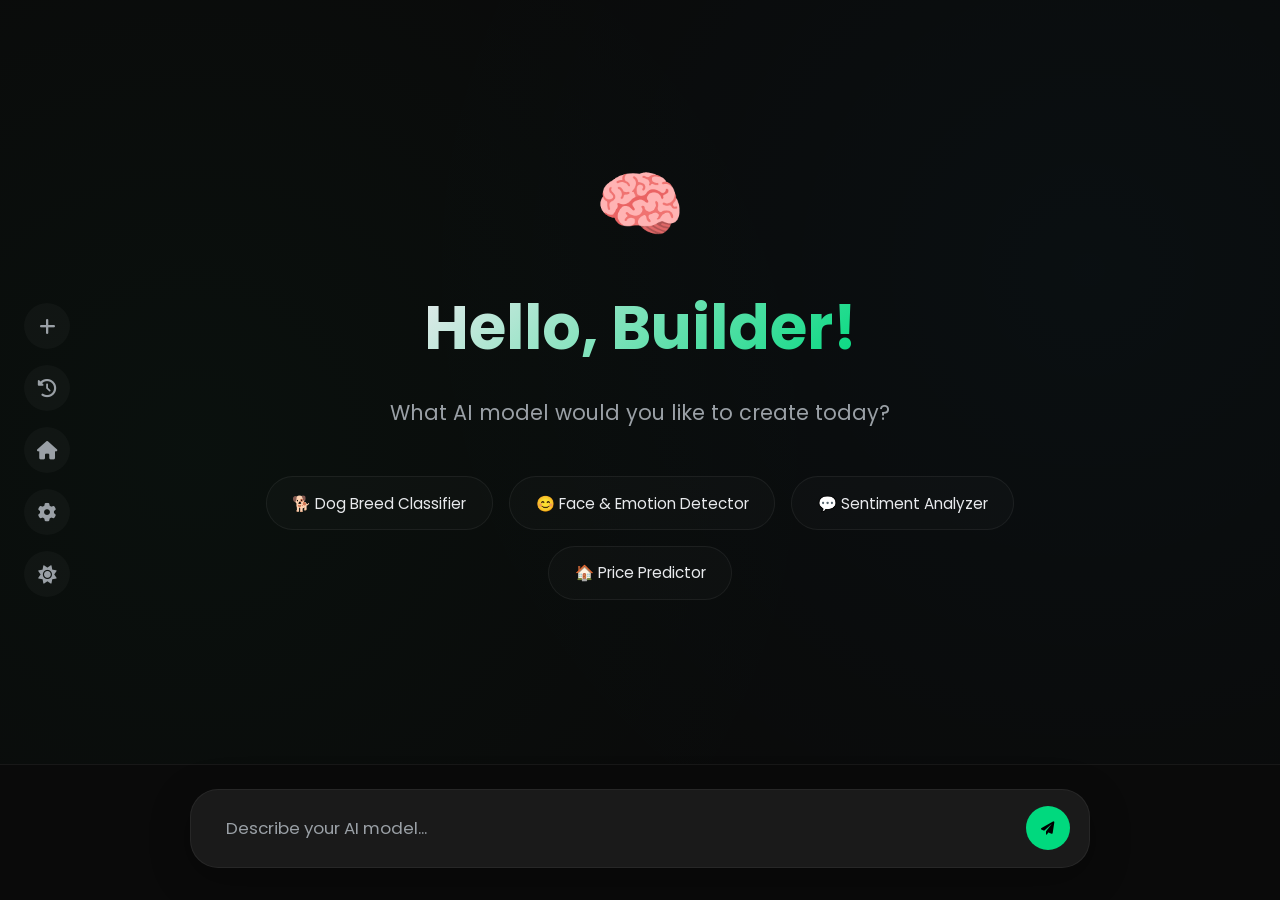
<file: app/templates/chat.html>
<!DOCTYPE html>
<html lang="en">

<head>
    <meta charset="UTF-8">
    <meta name="viewport" content="width=device-width, initial-scale=1.0">
    <title>AIForge - Chat</title>
    <link rel="stylesheet" href="https://cdnjs.cloudflare.com/ajax/libs/font-awesome/6.0.0/css/all.min.css">
    <link href="https://fonts.googleapis.com/css2?family=Poppins:wght@300;400;500;600;700;800&display=swap"
        rel="stylesheet">
    <style>
        :root {
            --primary-green: #00d97e;
            --primary-rgb: 0, 217, 126;
            --accent-cyan: #00ffa3;
            --dark-bg: #0a0a0a;
            --darker-bg: #0f0f0f;
            --card-bg: #1a1a1a;
            --light-text: #e8eaed;
            --secondary-text: #9aa0a6;
            --border-color: rgba(255, 255, 255, 0.06);
            --pill-bg: rgba(255, 255, 255, 0.02);
        }

        [data-theme="light"] {
            --primary-green: #0066cc;
            --primary-rgb: 0, 102, 204;
            --accent-cyan: #00a2ff;
            --dark-bg: #f5f7fa;
            --darker-bg: #ffffff;
            --card-bg: #ffffff;
            --light-text: #1a1a1a;
            --secondary-text: #5f6368;
            --border-color: rgba(0, 0, 0, 0.1);
            --pill-bg: rgba(0, 0, 0, 0.02);
        }

        * {
            margin: 0;
            padding: 0;
            box-sizing: border-box;
        }

        body {
            font-family: 'Poppins', sans-serif;
            background: var(--dark-bg);
            color: var(--light-text);
            overflow-x: hidden;
            background-image:
                radial-gradient(circle at 15% 50%, rgba(var(--primary-rgb), 0.03) 0%, transparent 55%),
                radial-gradient(circle at 85% 30%, rgba(0, 179, 255, 0.03) 0%, transparent 55%);
            transition: background-color 0.3s, color 0.3s;
        }

        /* Floating Nav - Vertically Centered */
        .floating-nav {
            position: fixed;
            left: 1.5rem;
            top: 50%;
            transform: translateY(-50%);
            display: flex;
            flex-direction: column;
            gap: 1rem;
            z-index: 1000;
        }

        .nav-icon {
            width: 46px;
            height: 46px;
            background: rgba(255, 255, 255, 0.03);
            border-radius: 50%;
            display: flex;
            align-items: center;
            justify-content: center;
            color: var(--secondary-text);
            cursor: pointer;
            transition: all 0.3s cubic-bezier(0.34, 1.56, 0.64, 1);
            text-decoration: none;
            border: none;
            position: relative;
        }

        .nav-icon:hover {
            background: rgba(var(--primary-rgb), 0.15);
            color: var(--primary-green);
            transform: scale(1.2);
            box-shadow: 0 8px 25px rgba(var(--primary-rgb), 0.3);
        }

        .nav-icon i {
            font-size: 1.15rem;
        }

        /* Tooltip */
        .nav-icon::after {
            content: attr(data-name);
            position: absolute;
            left: 60px;
            background: var(--card-bg);
            padding: 0.5rem 1rem;
            border-radius: 8px;
            font-size: 0.85rem;
            white-space: nowrap;
            opacity: 0;
            pointer-events: none;
            transition: all 0.3s;
            border: 1px solid var(--border-color);
        }

        .nav-icon:hover::after {
            opacity: 1;
            left: 55px;
        }

        /* Main Container */
        .chat-container {
            max-width: 100%;
            width: 100%;
            min-height: 100vh;
            display: flex;
            flex-direction: column;
            padding-bottom: 150px;
            /* Space for fixed input */
        }

        /* Welcome State */
        .welcome-state {
            flex: 1;
            display: flex;
            flex-direction: column;
            align-items: center;
            justify-content: center;
            text-align: center;
            padding: 4rem 2rem 2rem;
            animation: fadeInUp 0.8s ease;
        }

        .welcome-state.hidden {
            display: none;
        }

        @keyframes fadeInUp {
            from {
                opacity: 0;
                transform: translateY(30px);
            }

            to {
                opacity: 1;
                transform: translateY(0);
            }
        }

        .logo-big {
            font-size: 4.5rem;
            margin-bottom: 1.5rem;
            animation: float 3s ease-in-out infinite;
        }

        @keyframes float {

            0%,
            100% {
                transform: translateY(0px);
            }

            50% {
                transform: translateY(-20px);
            }
        }

        .welcome-title {
            font-size: 3.8rem;
            font-weight: 700;
            margin-bottom: 1.5rem;
            background: linear-gradient(135deg, var(--light-text), var(--primary-green));
            -webkit-background-clip: text;
            background-clip: text;
            -webkit-text-fill-color: transparent;
        }

        .welcome-subtitle {
            font-size: 1.3rem;
            color: var(--secondary-text);
            margin-bottom: 3rem;
        }

        /* Suggestion Pills */
        .suggestion-pills {
            display: flex;
            flex-wrap: wrap;
            gap: 1rem;
            justify-content: center;
            max-width: 750px;
            margin-bottom: 2rem;
        }

        .pill {
            padding: 0.9rem 1.6rem;
            background: var(--pill-bg);
            border: 1px solid var(--border-color);
            border-radius: 50px;
            cursor: pointer;
            transition: all 0.4s cubic-bezier(0.34, 1.56, 0.64, 1);
            font-size: 0.95rem;
        }

        .pill:hover {
            background: rgba(var(--primary-rgb), 0.1);
            border-color: var(--primary-green);
            transform: translateY(-5px) scale(1.05);
            box-shadow: 0 10px 30px rgba(var(--primary-rgb), 0.2);
        }

        /* Messages Area */
        .messages-area {
            flex: 1;
            padding: 2rem 2rem 2rem;
            display: none;
            overflow-y: auto;
            max-width: 900px;
            margin: 0 auto;
            width: 100%;
        }

        .messages-area.active {
            display: block;
        }

        .message {
            margin-bottom: 2rem;
            animation: slideIn 0.5s ease;
        }

        @keyframes slideIn {
            from {
                opacity: 0;
                transform: translateY(20px);
            }

            to {
                opacity: 1;
                transform: translateY(0);
            }
        }

        .message.user .bubble {
            background: rgba(var(--primary-rgb), 0.15);
            border: 1px solid rgba(var(--primary-rgb), 0.3);
            border-radius: 18px;
            padding: 1.1rem 1.4rem;
            max-width: 85%;
            margin-left: auto;
            font-size: 1.05rem;
        }

        .message.assistant .content {
            font-size: 1.05rem;
            line-height: 1.7;
        }

        /* Typing Indicator */
        .typing-indicator {
            margin-bottom: 2rem;
        }

        .typing-box {
            background: var(--card-bg);
            border: 1px solid var(--border-color);
            border-radius: 18px;
            padding: 1.2rem 1.5rem;
            display: inline-block;
        }

        .typing-dots {
            display: flex;
            gap: 5px;
        }

        .typing-dot {
            width: 8px;
            height: 8px;
            background: var(--secondary-text);
            border-radius: 50%;
            animation: typing 1.4s infinite ease-in-out;
        }

        .typing-dot:nth-child(1) {
            animation-delay: -0.32s;
        }

        .typing-dot:nth-child(2) {
            animation-delay: -0.16s;
        }

        @keyframes typing {

            0%,
            80%,
            100% {
                transform: scale(0.8);
                opacity: 0.5;
            }

            40% {
                transform: scale(1);
                opacity: 1;
            }
        }

        /* Task Analysis Banner */
        .analysis-banner {
            background: linear-gradient(135deg, rgba(var(--primary-rgb), 0.1), rgba(0, 179, 255, 0.05));
            border: 1px solid rgba(var(--primary-rgb), 0.2);
            border-radius: 16px;
            padding: 1.5rem;
            margin: 1.5rem 0;
            display: flex;
            align-items: center;
            gap: 1.5rem;
        }

        .analysis-icon {
            width: 60px;
            height: 60px;
            background: rgba(var(--primary-rgb), 0.2);
            border-radius: 50%;
            display: flex;
            align-items: center;
            justify-content: center;
            font-size: 1.8rem;
        }

        .analysis-details {
            flex: 1;
            display: flex;
            gap: 2rem;
            flex-wrap: wrap;
        }

        .analysis-detail {
            display: flex;
            flex-direction: column;
        }

        .analysis-detail-label {
            font-size: 0.8rem;
            color: var(--secondary-text);
            margin-bottom: 0.3rem;
        }

        .analysis-detail-value {
            font-size: 1.1rem;
            font-weight: 600;
            color: var(--primary-green);
        }

        /* Square Model Cards */
        .model-section {
            margin: 2rem 0;
        }

        .section-header {
            font-size: 1.4rem;
            font-weight: 600;
            margin-bottom: 1.5rem;
            display: flex;
            align-items: center;
            gap: 0.5rem;
        }

        .model-grid {
            display: grid;
            grid-template-columns: repeat(auto-fit, minmax(260px, 1fr));
            gap: 1.5rem;
        }

        .model-card {
            background: var(--pill-bg);
            border: 1px solid var(--border-color);
            border-radius: 16px;
            padding: 1.8rem;
            cursor: pointer;
            transition: all 0.4s cubic-bezier(0.34, 1.56, 0.64, 1);
            position: relative;
            overflow: hidden;
        }

        .model-card::before {
            content: '';
            position: absolute;
            top: 0;
            left: 0;
            width: 100%;
            height: 4px;
            background: linear-gradient(90deg, var(--primary-green), var(--accent-cyan));
            transform: scaleX(0);
            transition: transform 0.3s;
        }

        .model-card:hover::before {
            transform: scaleX(1);
        }

        .model-card:hover {
            transform: translateY(-10px);
            border-color: rgba(var(--primary-rgb), 0.5);
            box-shadow: 0 20px 50px rgba(var(--primary-rgb), 0.3);
            background: rgba(var(--primary-rgb), 0.03);
        }

        .model-card-icon {
            width: 50px;
            height: 50px;
            background: rgba(var(--primary-rgb), 0.1);
            border-radius: 10px;
            display: flex;
            align-items: center;
            justify-content: center;
            margin-bottom: 1.2rem;
            transition: all 0.3s;
        }

        .model-card:hover .model-card-icon {
            transform: scale(1.1) rotate(5deg);
            background: rgba(var(--primary-rgb), 0.2);
        }

        .model-card-icon i {
            font-size: 1.5rem;
            color: var(--primary-green);
        }

        .model-card h4 {
            font-size: 1.2rem;
            margin-bottom: 0.8rem;
            font-weight: 600;
        }

        .model-card p {
            font-size: 0.9rem;
            color: var(--secondary-text);
            line-height: 1.5;
            margin-bottom: 1rem;
        }

        .model-specs {
            display: flex;
            gap: 0.5rem;
            flex-wrap: wrap;
            margin-bottom: 1.2rem;
        }

        .spec-badge {
            padding: 0.4rem 0.8rem;
            background: rgba(var(--primary-rgb), 0.08);
            border-radius: 12px;
            font-size: 0.75rem;
            color: var(--primary-green);
        }

        .btn-select {
            width: 100%;
            padding: 0.75rem;
            background: transparent;
            border: 1px solid var(--primary-green);
            border-radius: 8px;
            color: var(--primary-green);
            font-weight: 600;
            cursor: pointer;
            transition: all 0.3s;
            font-size: 0.9rem;
        }

        .btn-select:hover {
            background: var(--primary-green);
            color: #000;
            transform: scale(1.02);
        }

        /* Custom Model Option */
        .custom-model-option {
            margin-top: 2rem;
            text-align: center;
        }

        .btn-custom {
            padding: 1rem 2rem;
            background: transparent;
            border: 2px dashed rgba(var(--primary-rgb), 0.4);
            border-radius: 50px;
            color: var(--primary-green);
            font-weight: 600;
            cursor: pointer;
            transition: all 0.3s;
            font-size: 1rem;
        }

        .btn-custom:hover {
            background: rgba(var(--primary-rgb), 0.1);
            border-style: solid;
            transform: scale(1.05);
        }

        /* Input Area - Always at Bottom */
        .input-wrapper {
            position: fixed;
            bottom: 0;
            left: 0;
            right: 0;
            background: var(--dark-bg);
            padding: 1.5rem 2rem 2rem;
            border-top: 1px solid var(--border-color);
            z-index: 100;
        }

        .input-box {
            display: flex;
            align-items: center;
            background: var(--card-bg);
            border: 1px solid var(--border-color);
            border-radius: 28px;
            padding: 0.7rem 1.2rem;
            transition: all 0.4s;
            box-shadow: 0 10px 40px rgba(0, 0, 0, 0.3);
            max-width: 900px;
            margin: 0 auto;
        }

        .input-box:focus-within {
            border-color: var(--primary-green);
            box-shadow: 0 0 0 4px rgba(var(--primary-rgb), 0.15), 0 20px 60px rgba(0, 0, 0, 0.4);
        }

        textarea {
            flex: 1;
            background: transparent;
            border: none;
            padding: 0.9rem 1rem;
            color: var(--light-text);
            font-size: 1.05rem;
            font-family: inherit;
            resize: none;
            max-height: 150px;
        }

        textarea:focus {
            outline: none;
        }

        textarea::placeholder {
            color: var(--secondary-text);
        }

        .send-btn {
            width: 44px;
            height: 44px;
            background: var(--primary-green);
            border: none;
            border-radius: 50%;
            color: #000;
            cursor: pointer;
            display: flex;
            align-items: center;
            justify-content: center;
            transition: all 0.3s cubic-bezier(0.34, 1.56, 0.64, 1);
        }

        .send-btn:hover:not(:disabled) {
            transform: scale(1.2) rotate(15deg);
            box-shadow: 0 10px 30px rgba(var(--primary-rgb), 0.5);
        }

        .send-btn:disabled {
            opacity: 0.5;
            cursor: not-allowed;
        }

        /* Responsive */
        @media (max-width: 768px) {
            .floating-nav {
                left: 0.8rem;
            }

            .welcome-title {
                font-size: 2.8rem;
            }

            .analysis-details {
                flex-direction: column;
                gap: 1rem;
            }

            .model-grid {
                grid-template-columns: 1fr;
            }
        }
    </style>
</head>

<body>
    <!-- Floating Navigation -->
    <div class="floating-nav">
        <button class="nav-icon" data-name="New Chat" onclick="location.reload()">
            <i class="fas fa-plus"></i>
        </button>
        <button class="nav-icon" data-name="History" onclick="alert('History coming soon!')">
            <i class="fas fa-history"></i>
        </button>
        <a href="{{ url_for('main.landing_page') }}" class="nav-icon" data-name="Home">
            <i class="fas fa-home"></i>
        </a>
        <button class="nav-icon" data-name="Settings" onclick="alert('Settings coming soon!')">
            <i class="fas fa-cog"></i>
        </button>
        <button class="nav-icon" data-name="Toggle Theme" onclick="toggleTheme()" id="themeToggleBtn">
            <i class="fas fa-sun"></i>
        </button>
    </div>

    <!-- Main Container -->
    <div class="chat-container">
        <!-- Welcome State -->
        <div class="welcome-state" id="welcomeState">
            <div class="logo-big">🧠</div>
            <h1 class="welcome-title">Hello, Builder!</h1>
            <p class="welcome-subtitle">What AI model would you like to create today?</p>

            <div class="suggestion-pills">
                <div class="pill" onclick="fillPrompt('Classify images of different dog breeds')">
                    🐕 Dog Breed Classifier
                </div>
                <div class="pill" onclick="fillPrompt('Detect faces and emotions in photos')">
                    😊 Face & Emotion Detector
                </div>
                <div class="pill" onclick="fillPrompt('Analyze sentiment of product reviews')">
                    💬 Sentiment Analyzer
                </div>
                <div class="pill" onclick="fillPrompt('Predict house prices from features')">
                    🏠 Price Predictor
                </div>
            </div>
        </div>

        <!-- Messages Area -->
        <div class="messages-area" id="messagesArea">
            <!-- Messages appear here -->
        </div>
    </div>

    <!-- Input Area - Fixed at Bottom -->
    <div class="input-wrapper">
        <div class="input-box">
            <textarea id="promptInput" placeholder="Describe your AI model..." rows="1"></textarea>
            <button class="send-btn" id="sendBtn">
                <i class="fas fa-paper-plane"></i>
            </button>
        </div>
    </div>

    <script>
        function toggleTheme() {
            const html = document.documentElement;
            const btn = document.getElementById('themeToggleBtn');
            const icon = btn.querySelector('i');

            if (html.getAttribute('data-theme') === 'light') {
                html.removeAttribute('data-theme');
                icon.className = 'fas fa-sun';
                localStorage.setItem('theme', 'dark');
            } else {
                html.setAttribute('data-theme', 'light');
                icon.className = 'fas fa-moon';
                localStorage.setItem('theme', 'light');
            }
        }

        document.addEventListener('DOMContentLoaded', () => {
            if (localStorage.getItem('theme') === 'light') {
                document.documentElement.setAttribute('data-theme', 'light');
                const btn = document.getElementById('themeToggleBtn');
                if (btn) {
                    btn.querySelector('i').className = 'fas fa-moon';
                }
            }
        });

        let isFirstMessage = true;
        let currentLoadedTaskType = 'image_classification';
        let currentPrompt = '';

        function fillPrompt(text) {
            document.getElementById('promptInput').value = text;
            document.getElementById('promptInput').focus();
        }

        function autoGrow() {
            const textarea = document.getElementById('promptInput');
            textarea.style.height = 'auto';
            textarea.style.height = Math.min(textarea.scrollHeight, 150) + 'px';
        }

        document.getElementById('promptInput').addEventListener('input', autoGrow);

        document.getElementById('promptInput').addEventListener('keydown', (e) => {
            if (e.key === 'Enter' && !e.shiftKey) {
                e.preventDefault();
                sendMessage();
            }
        });

        document.getElementById('sendBtn').addEventListener('click', sendMessage);

        async function sendMessage() {
            const prompt = document.getElementById('promptInput').value.trim();
            if (!prompt) return;

            if (isFirstMessage) {
                document.getElementById('welcomeState').classList.add('hidden');
                document.getElementById('messagesArea').classList.add('active');
                isFirstMessage = false;
            }

            currentPrompt = prompt;
            addMessage(prompt, 'user');
            document.getElementById('promptInput').value = '';
            autoGrow();

            showTyping();

            const sendBtn = document.getElementById('sendBtn');
            sendBtn.disabled = true;
            sendBtn.innerHTML = '<i class="fas fa-spinner fa-spin"></i>';

            try {
                const response = await fetch('/api/parse-prompt', {
                    method: 'POST',
                    headers: { 'Content-Type': 'application/json' },
                    body: JSON.stringify({ prompt })
                });

                const data = await response.json();

                removeTyping();

                if (data.success) {
                    await typeResponse(data);
                } else {
                    addMessage('Sorry, I couldn\'t process that. Please try again.', 'assistant');
                }
            } catch (error) {
                removeTyping();
                addMessage('Error: ' + error.message, 'assistant');
            } finally {
                sendBtn.disabled = false;
                sendBtn.innerHTML = '<i class="fas fa-paper-plane"></i>';
            }
        }

        function addMessage(text, sender) {
            const area = document.getElementById('messagesArea');
            const msg = document.createElement('div');
            msg.className = `message ${sender}`;
            msg.innerHTML = sender === 'user'
                ? `<div class="bubble">${text}</div>`
                : `<div class="content">${text}</div>`;
            area.appendChild(msg);
            area.scrollTop = area.scrollHeight;
        }

        function showTyping() {
            const area = document.getElementById('messagesArea');
            const typing = document.createElement('div');
            typing.id = 'typing';
            typing.className = 'typing-indicator';
            typing.innerHTML = `
                <div class="typing-box">
                    <div class="typing-dots">
                        <div class="typing-dot"></div>
                        <div class="typing-dot"></div>
                        <div class="typing-dot"></div>
                    </div>
                </div>
            `;
            area.appendChild(typing);
            area.scrollTop = area.scrollHeight;
        }

        function removeTyping() {
            const typing = document.getElementById('typing');
            if (typing) typing.remove();
        }

        async function typeResponse(data) {
            const area = document.getElementById('messagesArea');

            // Task Analysis
            const taskHtml = `
                <div class="message assistant">
                    <div class="content">
                        <p>✨ <strong>Perfect! I've analyzed your task.</strong></p>
                        <div class="analysis-banner">
                            <div class="analysis-icon">📊</div>
                            <div class="analysis-details">
                                <div class="analysis-detail">
                                    <div class="analysis-detail-label">Task Type</div>
                                    <div class="analysis-detail-value">${data.task_type || 'Classification'}</div>
                                </div>
                                <div class="analysis-detail">
                                    <div class="analysis-detail-label">Input Type</div>
                                    <div class="analysis-detail-value">${data.input_type || 'Image'}</div>
                                </div>
                                <div class="analysis-detail">
                                    <div class="analysis-detail-label">Classes</div>
                                    <div class="analysis-detail-value">${data.num_classes || 'Multiple'}</div>
                                </div>
                                <div class="analysis-detail">
                                    <div class="analysis-detail-label">Difficulty</div>
                                    <div class="analysis-detail-value">Medium</div>
                                </div>
                            </div>
                        </div>
                    </div>
                </div>
            `;

            await delay(300);
            area.innerHTML += taskHtml;
            area.scrollTop = area.scrollHeight;

            // Set Global Task Type
            if (data.task_type) {
                currentLoadedTaskType = data.task_type;
            }

            // Square Model Cards
            await delay(500);
            const modelsHtml = `
                <div class="message assistant">
                    <div class="content">
                        <div class="model-section">
                            <div class="section-header">
                                <span>🤖</span>
                                <span>Recommended Model Architectures</span>
                            </div>
                            <div class="model-grid">
                                ${data.recommended_models.slice(0, 3).map(model => `
                                    <div class="model-card" onclick="selectModel('${model.name}')">
                                        <div class="model-card-icon">
                                            <i class="fas fa-brain"></i>
                                        </div>
                                        <h4>${model.name}</h4>
                                        <p>${model.description}</p>
                                        <div class="model-specs">
                                            <span class="spec-badge">⚡ ${model.speed}</span>
                                            <span class="spec-badge">📦 ${model.size}</span>
                                            <span class="spec-badge">🎯 ${model.accuracy}</span>
                                        </div>
                                        <button class="btn-select">Select Model</button>
                                    </div>
                                `).join('')}
                            </div>
                            <div class="custom-model-option">
                                <button class="btn-custom" onclick="createCustomModel()">
                                    <i class="fas fa-plus-circle"></i> Create Custom Model
                                </button>
                            </div>

                            ${data.saved_models && data.saved_models.length > 0 ? `
                            <div class="section-header" style="margin-top: 2rem;">
                                <span>🗄️</span>
                                <span>Available pretrained models for this task</span>
                            </div>
                            <div class="model-grid">
                                ${data.saved_models.map(model => `
                                    <div class="model-card" onclick="selectStoredModel('${model.id}')">
                                        <div class="model-card-icon">
                                            <i class="fas fa-save"></i>
                                        </div>
                                        <h4>${model.name}</h4>
                                        <p>Pre-trained ${model.architecture} network</p>
                                        <div class="model-specs">
                                            <span class="spec-badge">🎯 ${model.accuracy}</span>
                                            <span class="spec-badge">🏷️ ${model.classes} classes</span>
                                        </div>
                                        <button class="btn-select">Load Model</button>
                                    </div>
                                `).join('')}
                            </div>
                            ` : ''}
                        </div>
                    </div>
                </div>
            `;

            area.innerHTML += modelsHtml;
            area.scrollTop = area.scrollHeight;
        }

        function delay(ms) {
            return new Promise(resolve => setTimeout(resolve, ms));
        }

        function selectModel(modelName) {
            window.location.href = `/test-model?model=${encodeURIComponent(modelName)}&task=${encodeURIComponent(currentLoadedTaskType)}`;
        }

        async function selectStoredModel(modelId) {
            try {
                const response = await fetch('/api/load-saved-model', {
                    method: 'POST',
                    headers: { 'Content-Type': 'application/json' },
                    body: JSON.stringify({ model_id: modelId })
                });

                const data = await response.json();
                if (data.success) {
                    window.location.href = '/test-trained-model';
                } else {
                    alert('Error loading model: ' + data.error);
                }
            } catch (err) {
                alert('Error: ' + err.message);
            }
        }

        function createCustomModel() {
            window.location.href = `/train?custom=true&task=${encodeURIComponent(currentLoadedTaskType)}&prompt=${encodeURIComponent(currentPrompt)}`;
        }
    </script>
</body>

</html>
</file>
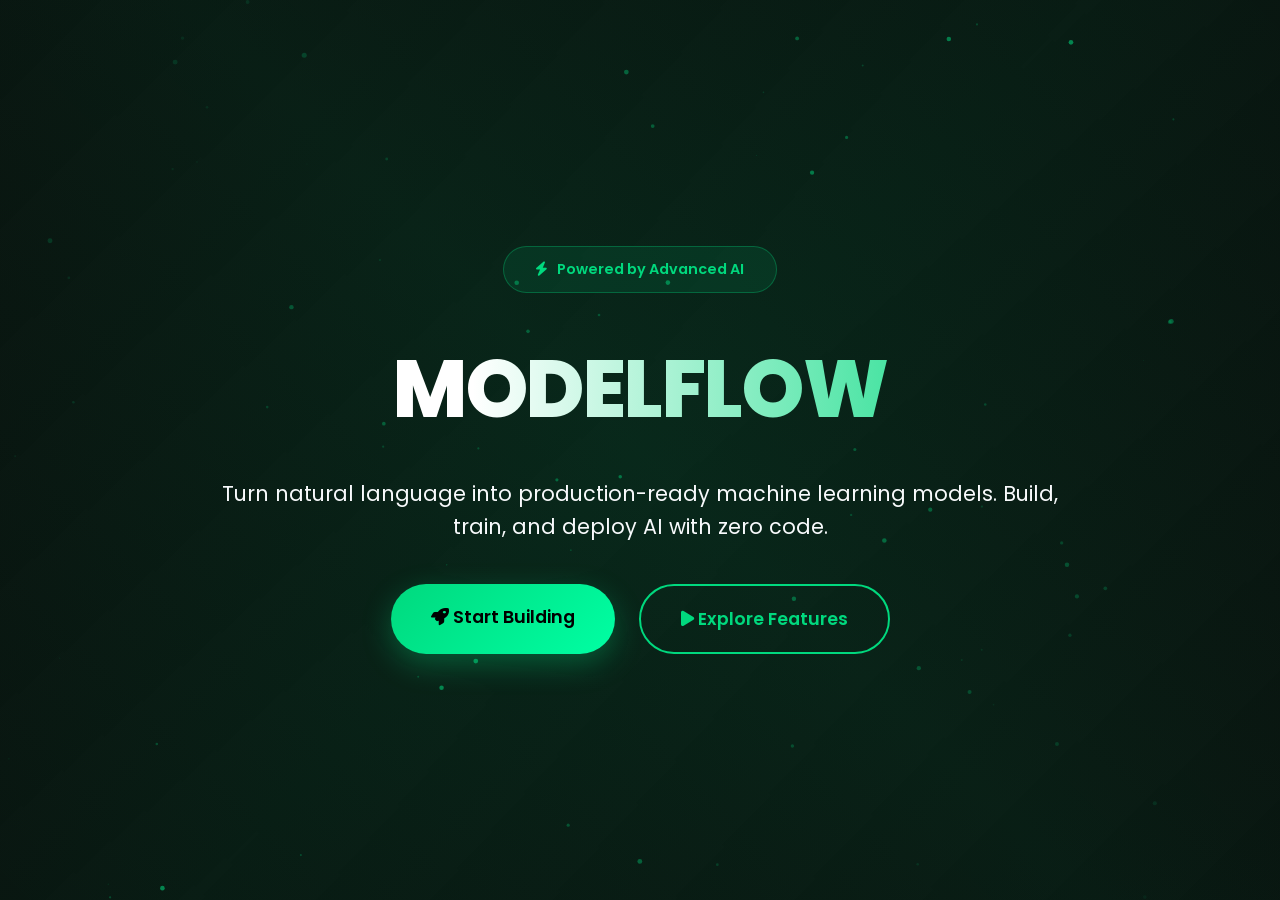
<file: app/templates/landing.html>
<!DOCTYPE html>
<html lang="en">
<head>
    <meta charset="UTF-8">
    <meta name="viewport" content="width=device-width, initial-scale=1.0">
    <title>MODELFLOW - AI Model Generator</title>
    <link rel="stylesheet" href="https://cdnjs.cloudflare.com/ajax/libs/font-awesome/6.0.0/css/all.min.css">
    <link href="https://fonts.googleapis.com/css2?family=Poppins:wght@300;400;600;700;800&display=swap" rel="stylesheet">
    <style>
        :root {
            --primary-green: #00d97e;
            --primary-rgb: 0, 217, 126;
            --accent-cyan: #00ffa3;
            --dark-bg: #0a0a0a;
            --darker-bg: #0f0f0f;
            --light-text: #f8fafc;
            --font-stack: 'Poppins', system-ui, sans-serif;

        }

        [data-theme="light"] {
            --primary-green: #0066cc;
            --primary-rgb: 0, 102, 204;
            --accent-cyan: #00a2ff;
            --dark-bg: #f5f7fa;
            --darker-bg: #ffffff;
            --light-text: #1a1a1a;

        }

        * {
            margin: 0;
            padding: 0;
            box-sizing: border-box;
        }

        body {
            font-family: var(--font-stack);
            background-color: var(--dark-bg);
            color: var(--light-text);
            overflow-x: hidden;
            line-height: 1.6;
            transition: background-color 0.3s, color 0.3s;
        }

        /* Animated Hero Section */
        .hero {
            min-height: 100vh;
            background: linear-gradient(135deg, 
                rgba(10, 10, 10, 0.98) 0%,
                rgba(0, 217, 126, 0.08) 50%,
                rgba(10, 10, 10, 0.98) 100%);
            position: relative;
            overflow: hidden;
            display: flex;
            align-items: center;
            justify-content: center;
        }

        .hero::before {
            content: '';
            position: absolute;
            width: 200%;
            height: 200%;
            background: linear-gradient(
                45deg,
                transparent 25%,
                rgba(0, 217, 126, 0.08) 50%,
                transparent 75%
            );
            animation: backgroundFlow 20s linear infinite;
        }

        .hero-content {
            position: relative;
            z-index: 1;
            max-width: 900px;
            padding: 2rem;
            text-align: center;
        }

        .hero-badge {
            display: inline-flex;
            align-items: center;
            gap: 0.6rem;
            padding: 0.7rem 2rem;
            background: rgba(0, 217, 126, 0.1);
            border: 1px solid rgba(0, 217, 126, 0.3);
            border-radius: 100px;
            color: var(--primary-green);
            font-size: 0.9rem;
            font-weight: 600;
            margin-bottom: 2rem;
            animation: pulse 2s ease-in-out infinite;
        }

        h1 {
            font-size: 5rem;
            margin-bottom: 1.5rem;
            background: linear-gradient(to right, #fff 30%, var(--primary-green));
            -webkit-background-clip: text;
            background-clip: text;
            -webkit-text-fill-color: transparent;
            animation: textGlow 3s ease-in-out infinite alternate;
            font-weight: 800;
            letter-spacing: -0.02em;
        }

        .hero p {
            font-size: 1.3rem;
            margin-bottom: 2.5rem;
            opacity: 0.9;
            color: var(--light-text);
            font-weight: 400;
        }

        /* Animated Buttons */
        .cta-buttons {
            margin-top: 2.5rem;
            display: flex;
            gap: 1.5rem;
            justify-content: center;
        }

        .btn {
            padding: 1.2rem 2.5rem;
            border-radius: 50px;
            font-weight: 600;
            transition: all 0.4s ease;
            text-decoration: none;
            position: relative;
            overflow: hidden;
            border: none;
            cursor: pointer;
            font-size: 1.1rem;
        }

        .btn-primary {
            background: linear-gradient(135deg, var(--primary-green), var(--accent-cyan));
            color: #000;
            box-shadow: 0 10px 30px rgba(0, 217, 126, 0.3);
        }

        .btn-primary::before {
            content: '';
            position: absolute;
            top: 0;
            left: -100%;
            width: 100%;
            height: 100%;
            background: linear-gradient(
                120deg,
                transparent,
                rgba(255, 255, 255, 0.4),
                transparent
            );
            transition: 0.6s;
        }

        .btn-primary:hover {
            transform: translateY(-3px);
            box-shadow: 0 15px 40px rgba(0, 217, 126, 0.4);
        }

        .btn-primary:hover::before {
            left: 100%;
        }

        .btn-outline {
            border: 2px solid var(--primary-green);
            color: var(--primary-green);
            background: transparent;
        }

        .btn-outline:hover {
            background: rgba(0, 217, 126, 0.1);
            transform: translateY(-3px);
        }


        /* Particle Canvas */
        #particle-canvas {
            position: fixed;
            top: 0;
            left: 0;
            z-index: 0;
            pointer-events: none;
        }

        /* Animations */
        @keyframes backgroundFlow {
            0% { transform: translateX(-25%) rotate(45deg); }
            100% { transform: translateX(25%) rotate(45deg); }
        }

        @keyframes textGlow {
            0% { text-shadow: 0 0 10px rgba(0, 217, 126, 0.3); }
            100% { text-shadow: 0 0 25px rgba(0, 217, 126, 0.6); }
        }

        @keyframes float {
            0%, 100% { transform: translateY(0px); }
            50% { transform: translateY(-15px); }
        }

        @keyframes pulse {
            0%, 100% { transform: scale(1); }
            50% { transform: scale(1.05); }
        }

        /* Scroll Animations */
        .animate-on-scroll {
            opacity: 0;
            transform: translateY(40px);
            transition: all 1s ease;
        }

        .animate-on-scroll.visible {
            opacity: 1;
            transform: translateY(0);
        }

        /* Responsive */
        @media (max-width: 768px) {
            h1 { font-size: 2.8rem; }
            .hero p { font-size: 1.1rem; }
            .cta-buttons { flex-direction: column; }
        }
    </style>
</head>
<body>
    <!-- Particle Canvas Background -->
    <canvas id="particle-canvas"></canvas>

    <!-- Hero Section -->
    <section class="hero">
        <div class="hero-content">
            <div class="hero-badge animate-on-scroll">
                <i class="fas fa-bolt"></i>
                <span>Powered by Advanced AI</span>
            </div>
            <h1 class="animate-on-scroll">MODELFLOW</h1>
            <p class="animate-on-scroll">Turn natural language into production-ready machine learning models. Build, train, and deploy AI with zero code.</p>
            <div class="cta-buttons">
                <a href="{{ url_for('main.chat_page') }}" class="btn btn-primary animate-on-scroll">
                    <i class="fas fa-rocket"></i> Start Building
                </a>
                <a href="#" class="btn btn-outline animate-on-scroll">
                    <i class="fas fa-play"></i> Explore Features
                </a>
            </div>
        </div>
    </section>

    <script>
        // Particle Animation
        const canvas = document.getElementById('particle-canvas');
        const ctx = canvas.getContext('2d');
        let particles = [];

        class Particle {
            constructor() {
                this.x = Math.random() * canvas.width;
                this.y = Math.random() * canvas.height;
                this.size = Math.random() * 2 + 0.5;
                this.speedX = Math.random() * 2 - 1;
                this.speedY = Math.random() * 2 - 1;
            }

            update() {
                this.x += this.speedX;
                this.y += this.speedY;
                
                if (this.x > canvas.width) this.x = 0;
                if (this.x < 0) this.x = canvas.width;
                if (this.y > canvas.height) this.y = 0;
                if (this.y < 0) this.y = canvas.height;
            }

            draw() {
                ctx.fillStyle = `rgba(0, 217, 126, ${this.size/4})`;
                ctx.beginPath();
                ctx.arc(this.x, this.y, this.size, 0, Math.PI * 2);
                ctx.fill();
            }
        }

        function init() {
            canvas.width = window.innerWidth;
            canvas.height = window.innerHeight;
            particles = Array(80).fill().map(() => new Particle());
        }

        function animate() {
            ctx.clearRect(0, 0, canvas.width, canvas.height);
            particles.forEach(particle => {
                particle.update();
                particle.draw();
            });
            requestAnimationFrame(animate);
        }

        init();
        animate();
        window.addEventListener('resize', init);

        // Intersection Observer for scroll animations
        const observer = new IntersectionObserver((entries) => {
            entries.forEach(entry => {
                if (entry.isIntersecting) {
                    entry.target.classList.add('visible');
                }
            });
        }, { threshold: 0.1 });

        document.querySelectorAll('.animate-on-scroll').forEach((el) => {
            observer.observe(el);
        });


        // Initialize theme
        if (localStorage.getItem('theme') === 'light') {
            document.documentElement.setAttribute('data-theme', 'light');
        }
    </script>
</body>
</html>
</file>
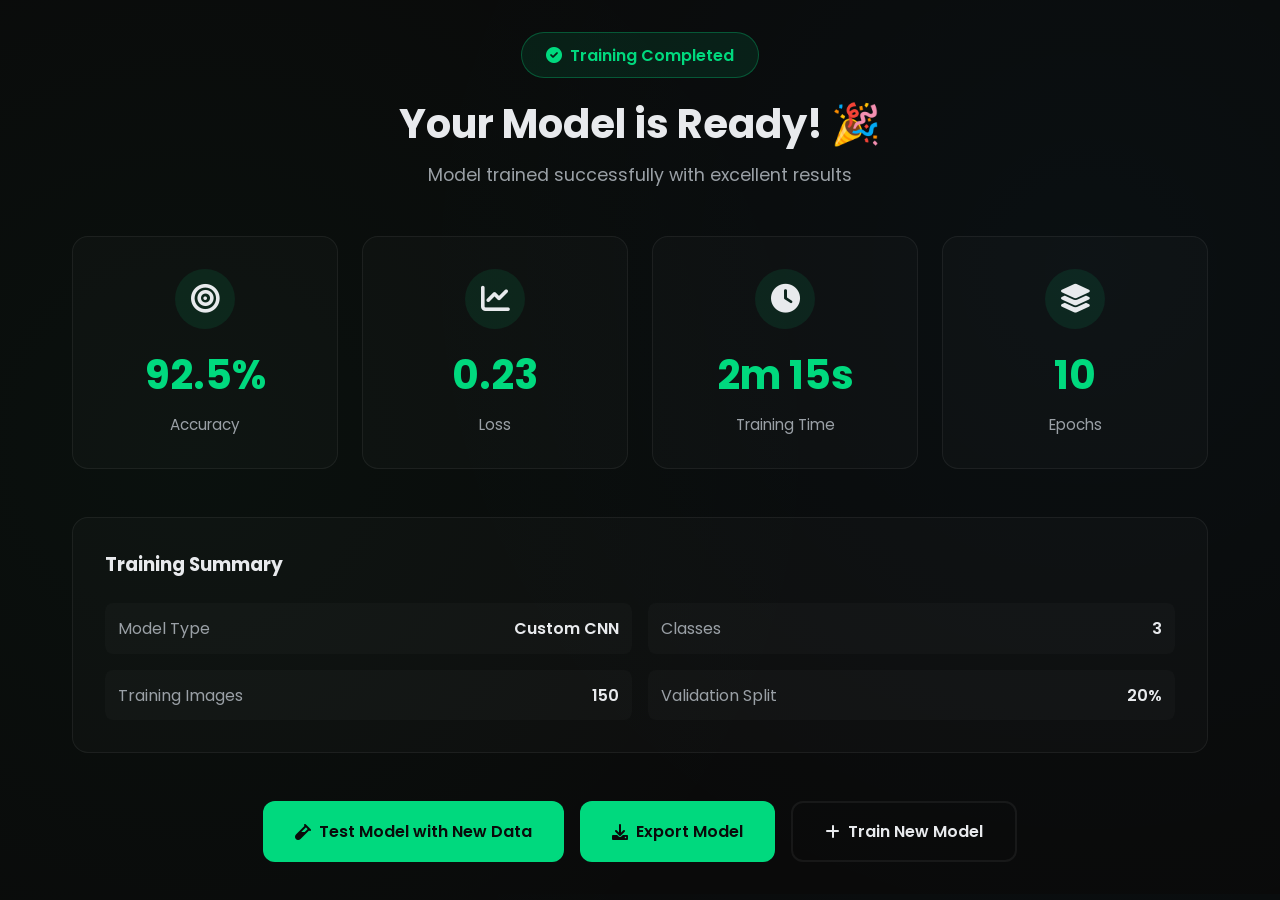
<file: app/templates/result.html>
<!DOCTYPE html>
<html lang="en">

<head>
    <meta charset="UTF-8">
    <meta name="viewport" content="width=device-width, initial-scale=1.0">
    <title>Training Complete - AIForge</title>
    <link rel="stylesheet" href="https://cdnjs.cloudflare.com/ajax/libs/font-awesome/6.0.0/css/all.min.css">
    <link href="https://fonts.googleapis.com/css2?family=Poppins:wght@300;400;500;600;700;800&display=swap"
        rel="stylesheet">
    <style>
        :root {
            --primary-green: #00d97e;
            --primary-rgb: 0, 217, 126;
            --accent-cyan: #00ffa3;
            --dark-bg: #0a0a0a;
            --darker-bg: #0f0f0f;
            --card-bg: #1a1a1a;
            --light-text: #e8eaed;
            --secondary-text: #9aa0a6;
            --border-color: rgba(255, 255, 255, 0.06);
            --pill-bg: rgba(255, 255, 255, 0.02);
            --btn-hover: rgba(255, 255, 255, 0.03);
            --progress-bg: rgba(255, 255, 255, 0.1);
        }

        [data-theme="light"] {
            --primary-green: #0066cc;
            --primary-rgb: 0, 102, 204;
            --accent-cyan: #00a2ff;
            --dark-bg: #f5f7fa;
            --darker-bg: #ffffff;
            --card-bg: #ffffff;
            --light-text: #1a1a1a;
            --secondary-text: #5f6368;
            --border-color: rgba(0, 0, 0, 0.1);
            --pill-bg: rgba(0, 0, 0, 0.02);
            --btn-hover: rgba(0, 0, 0, 0.05);
            --progress-bg: rgba(0, 0, 0, 0.1);
        }

        * {
            margin: 0;
            padding: 0;
            box-sizing: border-box;
        }

        body {
            font-family: 'Poppins', sans-serif;
            background: var(--dark-bg);
            color: var(--light-text);
            overflow-x: hidden;
            background-image:
                radial-gradient(circle at 15% 50%, rgba(var(--primary-rgb), 0.03) 0%, transparent 55%),
                radial-gradient(circle at 85% 30%, rgba(0, 179, 255, 0.03) 0%, transparent 55%);
            transition: background-color 0.3s, color 0.3s;
        }

        .results-container {
            padding: 2rem;
            max-width: 1200px;
            margin: 0 auto;
        }

        .results-header {
            margin-bottom: 3rem;
            text-align: center;
        }

        .success-badge {
            display: inline-flex;
            align-items: center;
            gap: 0.5rem;
            padding: 0.6rem 1.5rem;
            background: rgba(var(--primary-rgb), 0.1);
            border: 1px solid rgba(var(--primary-rgb), 0.3);
            border-radius: 50px;
            color: var(--primary-green);
            font-weight: 600;
            margin-bottom: 1rem;
        }

        .results-header h1 {
            font-size: 2.5rem;
            margin-bottom: 0.5rem;
        }

        .metrics-grid {
            display: grid;
            grid-template-columns: repeat(auto-fit, minmax(250px, 1fr));
            gap: 1.5rem;
            margin-bottom: 3rem;
        }

        .metric-card {
            background: rgba(255, 255, 255, 0.02);
            border: 1px solid var(--border-color);
            border-radius: 16px;
            padding: 2rem;
            text-align: center;
        }

        .metric-icon {
            width: 60px;
            height: 60px;
            background: rgba(var(--primary-rgb), 0.1);
            border-radius: 50%;
            display: flex;
            align-items: center;
            justify-content: center;
            margin: 0 auto 1rem;
            font-size: 1.8rem;
        }

        .metric-value {
            font-size: 2.5rem;
            font-weight: 700;
            color: var(--primary-green);
            margin-bottom: 0.5rem;
        }

        .metric-label {
            color: var(--secondary-text);
            font-size: 0.95rem;
        }

        .action-buttons {
            display: flex;
            gap: 1rem;
            justify-content: center;
            margin-top: 3rem;
        }

        .btn {
            padding: 1rem 2rem;
            border-radius: 12px;
            font-weight: 600;
            cursor: pointer;
            transition: all 0.3s;
            border: none;
            display: flex;
            align-items: center;
            gap: 0.5rem;
            text-decoration: none;
        }

        .btn-primary {
            background: var(--primary-green);
            color: var(--dark-bg);
        }

        .btn-primary:hover {
            transform: translateY(-3px);
            box-shadow: 0 10px 30px rgba(0, 217, 126, 0.3);
        }

        .btn-secondary {
            background: transparent;
            border: 2px solid var(--border-color);
            color: var(--light-text);
        }

        .btn-secondary:hover {
            border-color: var(--primary-green);
            background: rgba(var(--primary-rgb), 0.1);
        }

        .training-summary {
            background: rgba(255, 255, 255, 0.02);
            border: 1px solid var(--border-color);
            border-radius: 16px;
            padding: 2rem;
            margin-bottom: 2rem;
        }

        .training-summary h3 {
            margin-bottom: 1.5rem;
        }

        .summary-grid {
            display: grid;
            grid-template-columns: repeat(2, 1fr);
            gap: 1rem;
        }

        .summary-item {
            display: flex;
            justify-content: space-between;
            padding: 0.8rem;
            background: rgba(255, 255, 255, 0.02);
            border-radius: 8px;
        }

        .summary-label {
            color: var(--secondary-text);
        }

        .summary-value {
            font-weight: 600;
        }
    </style>
</head>

<body>
    <div class="results-container">
        <div class="results-header">
            <div class="success-badge">
                <i class="fas fa-check-circle"></i>
                Training Completed
            </div>
            <h1>Your Model is Ready! 🎉</h1>
            <p style="color: var(--secondary-text); font-size: 1.1rem;">
                Model trained successfully with excellent results
            </p>
        </div>

        <!-- Metrics -->
        <div class="metrics-grid">
            <div class="metric-card">
                <div class="metric-icon">
                    <i class="fas fa-bullseye"></i>
                </div>
                <div class="metric-value">92.5%</div>
                <div class="metric-label">Accuracy</div>
            </div>

            <div class="metric-card">
                <div class="metric-icon">
                    <i class="fas fa-chart-line"></i>
                </div>
                <div class="metric-value">0.23</div>
                <div class="metric-label">Loss</div>
            </div>

            <div class="metric-card">
                <div class="metric-icon">
                    <i class="fas fa-clock"></i>
                </div>
                <div class="metric-value">2m 15s</div>
                <div class="metric-label">Training Time</div>
            </div>

            <div class="metric-card">
                <div class="metric-icon">
                    <i class="fas fa-layer-group"></i>
                </div>
                <div class="metric-value">10</div>
                <div class="metric-label">Epochs</div>
            </div>
        </div>

        <!-- Training Summary -->
        <div class="training-summary">
            <h3>Training Summary</h3>
            <div class="summary-grid">
                <div class="summary-item">
                    <span class="summary-label">Model Type</span>
                    <span class="summary-value">Custom CNN</span>
                </div>
                <div class="summary-item">
                    <span class="summary-label">Classes</span>
                    <span class="summary-value">3</span>
                </div>
                <div class="summary-item">
                    <span class="summary-label">Training Images</span>
                    <span class="summary-value">150</span>
                </div>
                <div class="summary-item">
                    <span class="summary-label">Validation Split</span>
                    <span class="summary-value">20%</span>
                </div>
            </div>
        </div>

        <!-- Action Buttons -->
        <div class="action-buttons">
            <a href="/test-trained-model" class="btn btn-primary">
                <i class="fas fa-vial"></i>
                Test Model with New Data
            </a>
            <a href="/export" class="btn btn-primary">
                <i class="fas fa-download"></i>
                Export Model
            </a>
            <a href="/chat" class="btn btn-secondary">
                <i class="fas fa-plus"></i>
                Train New Model
            </a>
        </div>
    </div>
    <script>
        // Initialize theme
        document.addEventListener('DOMContentLoaded', () => {
            if (localStorage.getItem('theme') === 'light') {
                document.documentElement.setAttribute('data-theme', 'light');
            }
        });
    </script>
</body>

</html>
</file>
